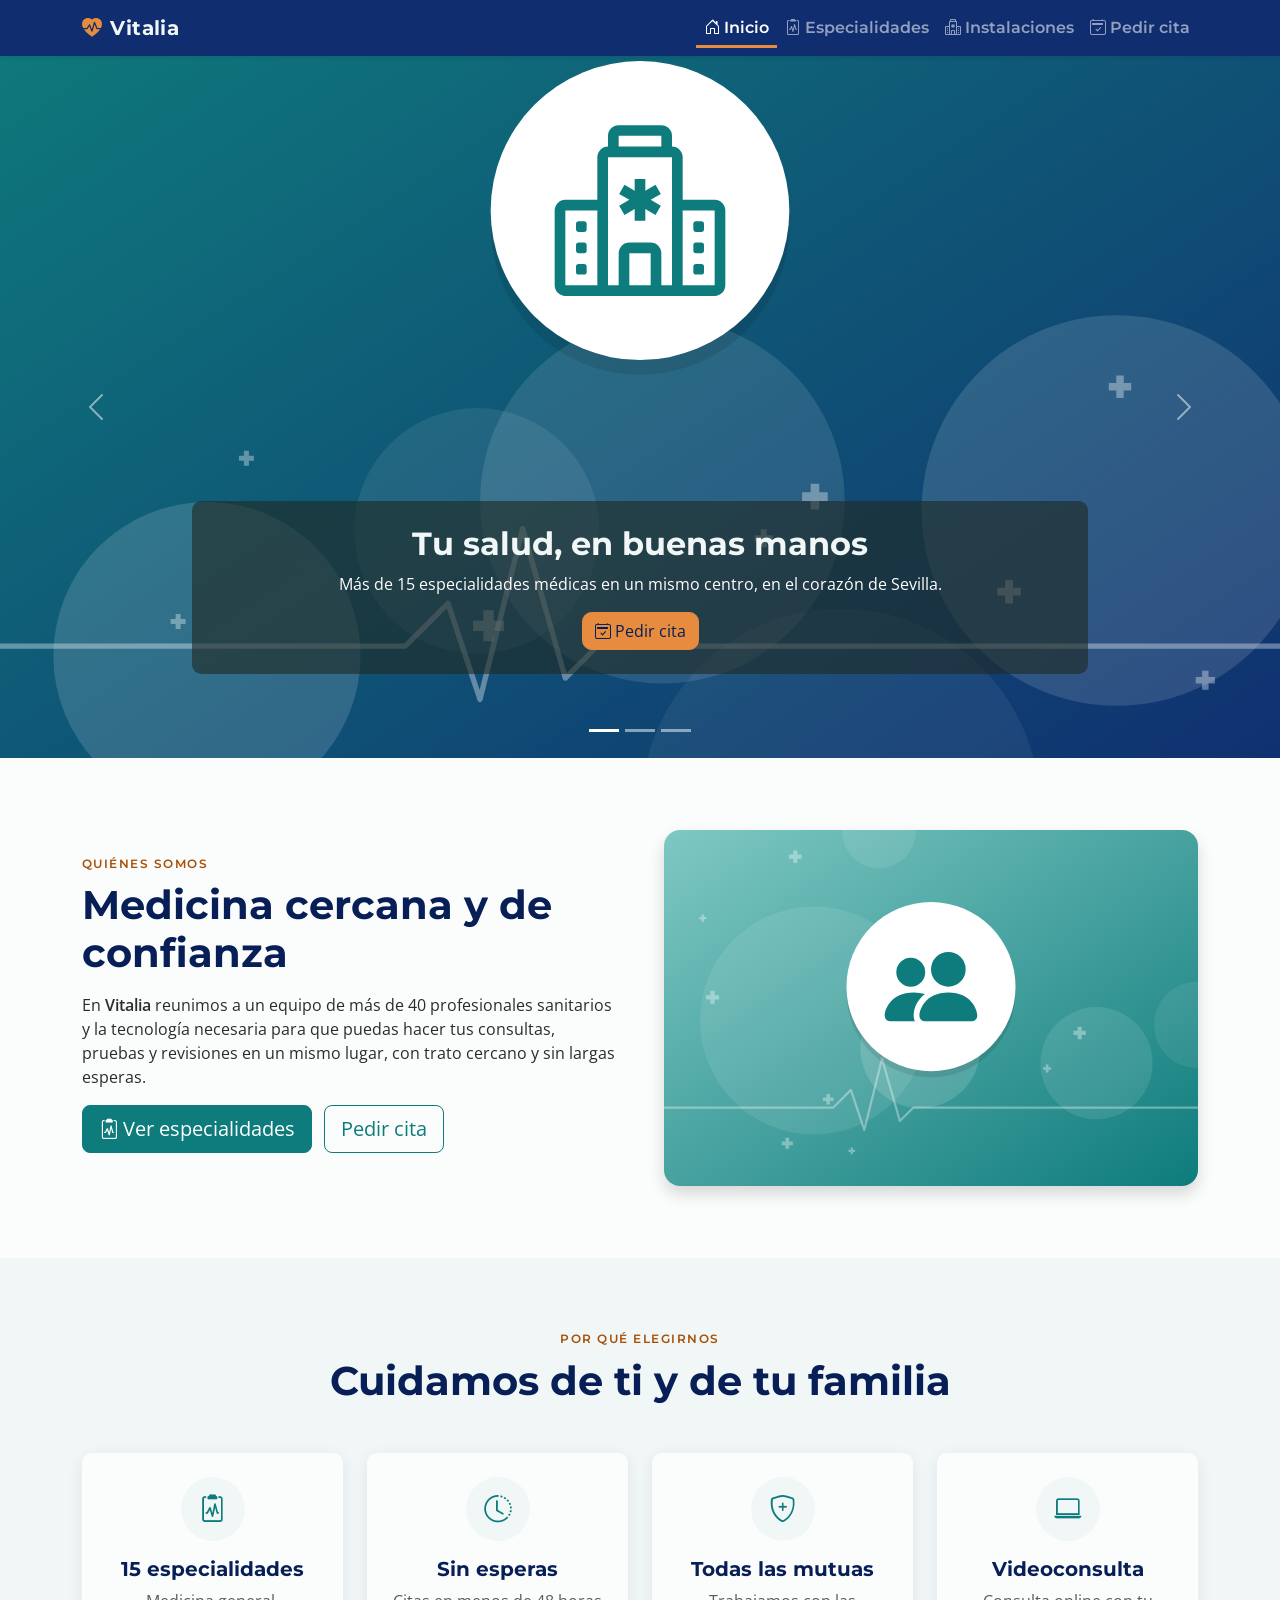
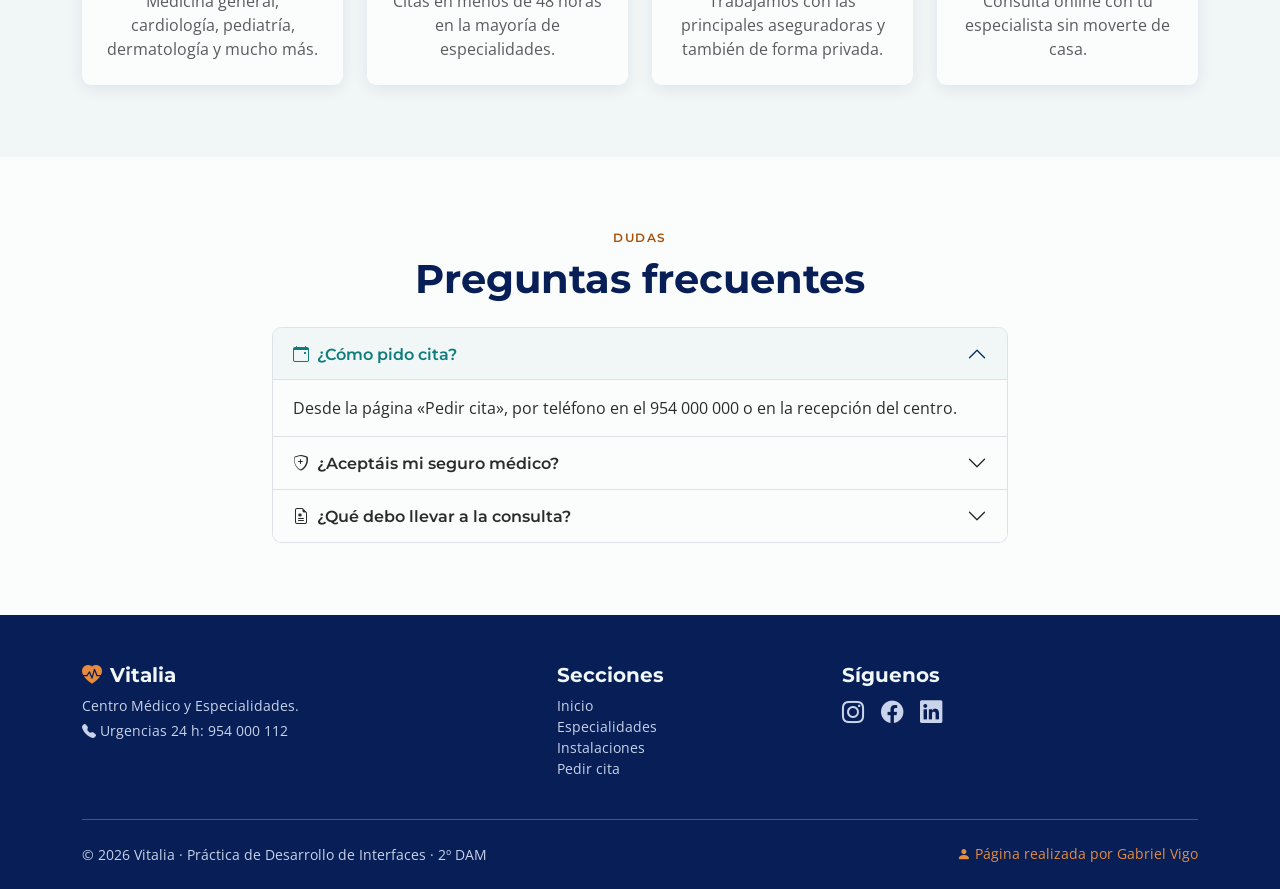
<file: index.html>
<!DOCTYPE html>
<html lang="es">
<head>
  <meta charset="UTF-8">
  <meta name="viewport" content="width=device-width, initial-scale=1">
  <meta name="description" content="Vitalia: centro médico y especialidades en Sevilla">
  <title>Inicio | Vitalia Centro Médico</title>
  <!-- 1º Bootstrap y Bootstrap Icons -->
  <link rel="stylesheet" href="vendor/bootstrap/bootstrap.min.css">
  <link rel="stylesheet" href="vendor/bootstrap-icons/bootstrap-icons.min.css">
  <!-- 2º Nuestros estilos (siempre después de Bootstrap para poder sobrescribirlo) -->
  <link rel="stylesheet" href="css/estilos.css">
</head>
<body>

  <!-- ===== BARRA DE NAVEGACIÓN (componente Navbar) ===== -->
  <nav class="navbar navbar-expand-lg navbar-dark sticky-top shadow-sm">
    <div class="container">
      <a class="navbar-brand fw-bold" href="index.html"><i class="bi bi-heart-pulse-fill me-2"></i>Vitalia</a>
      <button class="navbar-toggler" type="button" data-bs-toggle="collapse" data-bs-target="#menuPrincipal"
              aria-controls="menuPrincipal" aria-expanded="false" aria-label="Abrir menú">
        <span class="navbar-toggler-icon"></span>
      </button>
      <div class="collapse navbar-collapse" id="menuPrincipal">
        <ul class="navbar-nav ms-auto">
        <li class="nav-item"><a class="nav-link active" aria-current="page" href="index.html"><i class="bi bi-house-door me-1"></i>Inicio</a></li>
        <li class="nav-item"><a class="nav-link" href="especialidades.html"><i class="bi bi-clipboard2-pulse me-1"></i>Especialidades</a></li>
        <li class="nav-item"><a class="nav-link" href="instalaciones.html"><i class="bi bi-hospital me-1"></i>Instalaciones</a></li>
        <li class="nav-item"><a class="nav-link" href="cita.html"><i class="bi bi-calendar2-check me-1"></i>Pedir cita</a></li>
        </ul>
      </div>
    </div>
  </nav>

  <!-- ===== CARRUSEL (componente Carousel) ===== -->
  <div id="carruselInicio" class="carousel slide carousel-fade" data-bs-ride="carousel" data-bs-interval="5000">
    <div class="carousel-indicators">
      <button type="button" data-bs-target="#carruselInicio" data-bs-slide-to="0" class="active" aria-current="true" aria-label="Diapositiva 1"></button>
      <button type="button" data-bs-target="#carruselInicio" data-bs-slide-to="1" aria-label="Diapositiva 2"></button>
      <button type="button" data-bs-target="#carruselInicio" data-bs-slide-to="2" aria-label="Diapositiva 3"></button>
    </div>
    <div class="carousel-inner">
      <div class="carousel-item active">
        <img src="img/centro.svg" class="d-block w-100" alt="Tu salud, en buenas manos">
        <div class="carousel-caption">
          <h2>Tu salud, en buenas manos</h2>
          <p class="mb-3 d-none d-sm-block">Más de 15 especialidades médicas en un mismo centro, en el corazón de Sevilla.</p>  <!-- se oculta en móvil (xs) -->
          <a href="cita.html" class="btn btn-warning btn-latido"><i class="bi bi-calendar2-check me-1"></i>Pedir cita</a>
        </div>
      </div>
      <div class="carousel-item">
        <img src="img/cita-online.svg" class="d-block w-100" alt="Pide cita en un minuto">
        <div class="carousel-caption">
          <h2>Pide cita en un minuto</h2>
          <p class="mb-3 d-none d-sm-block">Elige especialidad, día y hora desde el móvil o el ordenador.</p>  <!-- se oculta en móvil (xs) -->
          <a href="cita.html" class="btn btn-warning"><i class="bi bi-calendar2-check me-1"></i>Pedir cita</a>
        </div>
      </div>
      <div class="carousel-item">
        <img src="img/urgencias.svg" class="d-block w-100" alt="Urgencias 24 horas">
        <div class="carousel-caption">
          <h2>Urgencias 24 horas</h2>
          <p class="mb-3 d-none d-sm-block">Atención inmediata los 365 días del año.</p>  <!-- se oculta en móvil (xs) -->
          <a href="cita.html" class="btn btn-warning"><i class="bi bi-calendar2-check me-1"></i>Pedir cita</a>
        </div>
      </div>
    </div>
    <button class="carousel-control-prev" type="button" data-bs-target="#carruselInicio" data-bs-slide="prev">
      <span class="carousel-control-prev-icon" aria-hidden="true"></span><span class="visually-hidden">Anterior</span>
    </button>
    <button class="carousel-control-next" type="button" data-bs-target="#carruselInicio" data-bs-slide="next">
      <span class="carousel-control-next-icon" aria-hidden="true"></span><span class="visually-hidden">Siguiente</span>
    </button>
  </div>

  <main>
    <!-- ===== PRESENTACIÓN ===== -->
    <section class="seccion">
      <div class="container">
        <div class="row align-items-center g-5">
          <div class="col-12 col-lg-6 aparecer">
            <p class="etiqueta mb-2">Quiénes somos</p>
            <h2 class="display-6 mb-3">Medicina cercana y de confianza</h2>
            <p>En <strong>Vitalia</strong> reunimos a un equipo de más de 40 profesionales sanitarios y la tecnología necesaria para que puedas hacer tus consultas, pruebas y revisiones en un mismo lugar, con trato cercano y sin largas esperas.</p>
            <a href="especialidades.html" class="btn btn-primary btn-lg me-2 mb-2"><i class="bi bi-clipboard2-pulse me-1"></i>Ver especialidades</a>
            <a href="cita.html" class="btn btn-outline-primary btn-lg mb-2">Pedir cita</a>
          </div>
          <!-- La imagen solo se ve a partir de md (tablet y escritorio) -->
          <div class="col-12 col-lg-6 aparecer d-none d-md-block">
            <img src="img/equipo.svg" class="img-fluid rounded-4 shadow" alt="Equipo médico de Vitalia">
          </div>
        </div>
      </div>
    </section>

    <!-- ===== VENTAJAS (componente Card + rejilla) ===== -->
    <section class="seccion bg-blanco">
      <div class="container">
        <div class="text-center mb-5 aparecer">
          <p class="etiqueta mb-2">Por qué elegirnos</p>
          <h2 class="display-6">Cuidamos de ti y de tu familia</h2>
        </div>
        <div class="row g-4">
        <div class="col-12 col-sm-6 col-lg-3 aparecer">
          <div class="card h-100 text-center p-4 card-elevar">
            <div><span class="icono-circulo mb-3"><i class="bi bi-clipboard2-pulse"></i></span></div>
            <h3 class="h5">15 especialidades</h3>
            <p class="mb-0 text-body-secondary">Medicina general, cardiología, pediatría, dermatología y mucho más.</p>
          </div>
        </div>
        <div class="col-12 col-sm-6 col-lg-3 aparecer">
          <div class="card h-100 text-center p-4 card-elevar">
            <div><span class="icono-circulo mb-3"><i class="bi bi-clock-history"></i></span></div>
            <h3 class="h5">Sin esperas</h3>
            <p class="mb-0 text-body-secondary">Citas en menos de 48 horas en la mayoría de especialidades.</p>
          </div>
        </div>
        <div class="col-12 col-sm-6 col-lg-3 aparecer">
          <div class="card h-100 text-center p-4 card-elevar">
            <div><span class="icono-circulo mb-3"><i class="bi bi-shield-plus"></i></span></div>
            <h3 class="h5">Todas las mutuas</h3>
            <p class="mb-0 text-body-secondary">Trabajamos con las principales aseguradoras y también de forma privada.</p>
          </div>
        </div>
        <div class="col-12 col-sm-6 col-lg-3 aparecer">
          <div class="card h-100 text-center p-4 card-elevar">
            <div><span class="icono-circulo mb-3"><i class="bi bi-laptop"></i></span></div>
            <h3 class="h5">Videoconsulta</h3>
            <p class="mb-0 text-body-secondary">Consulta online con tu especialista sin moverte de casa.</p>
          </div>
        </div>
        </div>
      </div>
    </section>

    <!-- ===== PREGUNTAS FRECUENTES (componente Accordion) ===== -->
    <section class="seccion">
      <div class="container">
        <div class="row justify-content-center">
          <div class="col-12 col-lg-8 aparecer">
            <p class="etiqueta text-center mb-2">Dudas</p>
            <h2 class="display-6 text-center mb-4">Preguntas frecuentes</h2>
            <div class="accordion" id="acordeonFAQ">
              <div class="accordion-item">
                <h3 class="accordion-header">
                  <button class="accordion-button" type="button" data-bs-toggle="collapse" data-bs-target="#faq1" aria-expanded="true" aria-controls="faq1">
                    <i class="bi bi-calendar-event me-2"></i>¿Cómo pido cita?
                  </button>
                </h3>
                <div id="faq1" class="accordion-collapse collapse show" data-bs-parent="#acordeonFAQ">
                  <div class="accordion-body">Desde la página «Pedir cita», por teléfono en el 954 000 000 o en la recepción del centro.</div>
                </div>
              </div>
              <div class="accordion-item">
                <h3 class="accordion-header">
                  <button class="accordion-button collapsed" type="button" data-bs-toggle="collapse" data-bs-target="#faq2" aria-expanded="false" aria-controls="faq2">
                    <i class="bi bi-shield-plus me-2"></i>¿Aceptáis mi seguro médico?
                  </button>
                </h3>
                <div id="faq2" class="accordion-collapse collapse" data-bs-parent="#acordeonFAQ">
                  <div class="accordion-body">Trabajamos con las principales mutuas. Si la tuya no aparece, también atendemos de forma privada.</div>
                </div>
              </div>
              <div class="accordion-item">
                <h3 class="accordion-header">
                  <button class="accordion-button collapsed" type="button" data-bs-toggle="collapse" data-bs-target="#faq3" aria-expanded="false" aria-controls="faq3">
                    <i class="bi bi-file-earmark-medical me-2"></i>¿Qué debo llevar a la consulta?
                  </button>
                </h3>
                <div id="faq3" class="accordion-collapse collapse" data-bs-parent="#acordeonFAQ">
                  <div class="accordion-body">Tu DNI, la tarjeta de tu seguro (si tienes) y los informes o pruebas anteriores relacionados.</div>
                </div>
              </div>
            </div>
          </div>
        </div>
      </div>
    </section>
  </main>

  <!-- ===== PIE DE PÁGINA ===== -->
  <footer class="pt-5 pb-4">
    <div class="container">
      <div class="row g-4">
        <div class="col-12 col-md-5">
          <h5 class="d-flex align-items-center"><i class="bi bi-heart-pulse-fill me-2 text-warning"></i>Vitalia</h5>
          <p class="small mb-1">Centro Médico y Especialidades.</p>
          <p class="small mb-0"><i class="bi bi-telephone-fill me-1"></i>Urgencias 24 h: 954 000 112</p>
        </div>
        <div class="col-6 col-md-3">
          <h5>Secciones</h5>
          <ul class="list-unstyled small">
            <li><a href="index.html">Inicio</a></li>
            <li><a href="especialidades.html">Especialidades</a></li>
            <li><a href="instalaciones.html">Instalaciones</a></li>
            <li><a href="cita.html">Pedir cita</a></li>
          </ul>
        </div>
        <div class="col-6 col-md-4">
          <h5>Síguenos</h5>
          <div class="redes">
            <a href="#" data-bs-toggle="tooltip" data-bs-title="Instagram" aria-label="Instagram"><i class="bi bi-instagram"></i></a>
            <a href="#" data-bs-toggle="tooltip" data-bs-title="Facebook" aria-label="Facebook"><i class="bi bi-facebook"></i></a>
            <a href="#" data-bs-toggle="tooltip" data-bs-title="LinkedIn" aria-label="LinkedIn"><i class="bi bi-linkedin"></i></a>
          </div>
        </div>
      </div>
      <hr class="border-light opacity-25 my-4">
      <div class="d-flex flex-column flex-sm-row justify-content-between small">
        <span>&copy; <span id="anio">2026</span> Vitalia · Práctica de Desarrollo de Interfaces · 2º DAM</span>
        <span class="autor"><i class="bi bi-person-fill me-1"></i>Página realizada por Gabriel Vigo</span>
      </div>
    </div>
  </footer>

  <!-- Bootstrap JS (incluye Popper para tooltips) y nuestro JS -->
  <script src="vendor/bootstrap/bootstrap.bundle.min.js"></script>
  <script src="js/main.js"></script>
</body>
</html>
</file>
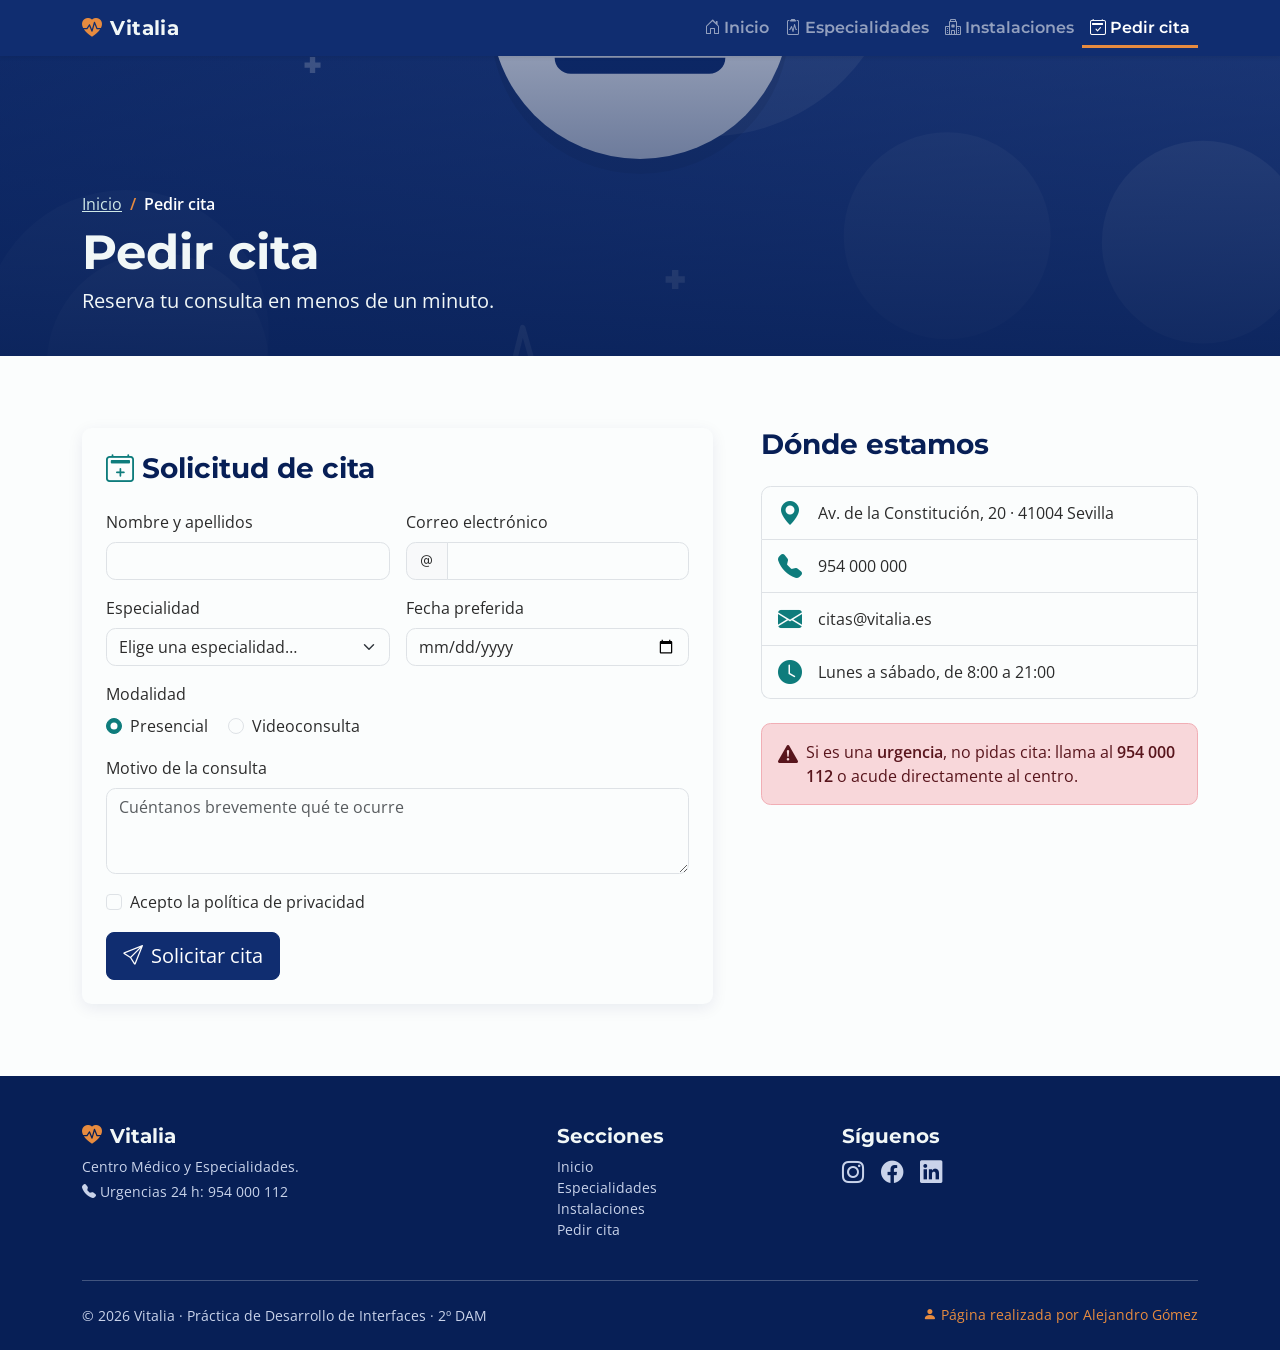
<file: cita.html>
<!DOCTYPE html>
<html lang="es">
<head>
  <meta charset="UTF-8">
  <meta name="viewport" content="width=device-width, initial-scale=1">
  <meta name="description" content="Pide cita en el centro médico Vitalia">
  <title>Pedir cita | Vitalia Centro Médico</title>
  <!-- Bootstrap Iconos -->
  <link rel="stylesheet" href="vendor/bootstrap/bootstrap.min.css">
  <link rel="stylesheet" href="vendor/bootstrap-icons/bootstrap-icons.min.css">
  <!-- estilos  -->
  <link rel="stylesheet" href="css/estilos.css">
</head>
<body>

  <!-- ===== BARRA NAVEGACION  ===== -->
  <nav class="navbar navbar-expand-lg navbar-dark sticky-top shadow-sm">
    <div class="container">
      <a class="navbar-brand fw-bold" href="index.html"><i class="bi bi-heart-pulse-fill me-2"></i>Vitalia</a>
      <button class="navbar-toggler" type="button" data-bs-toggle="collapse" data-bs-target="#menuPrincipal"
              aria-controls="menuPrincipal" aria-expanded="false" aria-label="Abrir menú">
        <span class="navbar-toggler-icon"></span>
      </button>
      <div class="collapse navbar-collapse" id="menuPrincipal">
        <ul class="navbar-nav ms-auto">
        <li class="nav-item"><a class="nav-link" href="index.html"><i class="bi bi-house-door me-1"></i>Inicio</a></li>
        <li class="nav-item"><a class="nav-link" href="especialidades.html"><i class="bi bi-clipboard2-pulse me-1"></i>Especialidades</a></li>
        <li class="nav-item"><a class="nav-link" href="instalaciones.html"><i class="bi bi-hospital me-1"></i>Instalaciones</a></li>
        <li class="nav-item"><a class="nav-link active" aria-current="page" href="cita.html"><i class="bi bi-calendar2-check me-1"></i>Pedir cita</a></li>
        </ul>
      </div>
    </div>
  </nav>

  <!-- ===== CABECERA MIGA DE PAN  ===== -->
  <header class="cabecera" style="background-image: url('img/cita-online.svg');">
    <div class="container">
      <nav aria-label="breadcrumb">
        <ol class="breadcrumb mb-2">
          <li class="breadcrumb-item"><a href="index.html">Inicio</a></li>
          <li class="breadcrumb-item active" aria-current="page">Pedir cita</li>
        </ol>
      </nav>
      <h1 class="display-5 mb-1">Pedir cita</h1>
      <p class="lead mb-0">Reserva tu consulta en menos de un minuto.</p>
    </div>
  </header>

  <main class="seccion">
    <div class="container">
      <div class="row g-5">
        <!-- Formulario  -->
        <div class="col-12 col-lg-7 aparecer">
          <div class="card p-4">
            <h2 class="h3 mb-4"><i class="bi bi-calendar2-plus me-2 text-primary"></i>Solicitud de cita</h2>
            <form id="formContacto" class="row g-3" novalidate>
              <div class="col-12 col-md-6">
                <label for="nombre" class="form-label">Nombre y apellidos</label>
                <input type="text" class="form-control" id="nombre" required minlength="2">
                <div class="invalid-feedback">Escribe tu nombre.</div>
              </div>
              <div class="col-12 col-md-6">
                <label for="email" class="form-label">Correo electrónico</label>
                <div class="input-group has-validation">
                  <span class="input-group-text"><i class="bi bi-at"></i></span>
                  <input type="email" class="form-control" id="email" required>
                  <div class="invalid-feedback">Introduce un correo válido.</div>
                </div>
              </div>
              <div class="col-12 col-md-6">
                <label for="especialidad" class="form-label">Especialidad</label>
                <select class="form-select" id="especialidad" required>
                  <option value="" selected disabled>Elige una especialidad…</option>
                    <option>Medicina general</option>
                    <option>Cardiología</option>
                    <option>Pediatría</option>
                    <option>Dermatología</option>
                    <option>Oftalmología</option>
                    <option>Traumatología</option>
                </select>
                <div class="invalid-feedback">Selecciona una especialidad.</div>
              </div>
              <div class="col-12 col-md-6">
                <label for="fecha" class="form-label">Fecha preferida</label>
                <input type="date" class="form-control" id="fecha" required>
                <div class="invalid-feedback">Indica una fecha.</div>
              </div>
              <div class="col-12">
                <span class="form-label d-block">Modalidad</span>
                <div class="form-check form-check-inline">
                  <input class="form-check-input" type="radio" name="modalidad" id="presencial" checked>
                  <label class="form-check-label" for="presencial">Presencial</label>
                </div>
                <div class="form-check form-check-inline">
                  <input class="form-check-input" type="radio" name="modalidad" id="online">
                  <label class="form-check-label" for="online">Videoconsulta</label>
                </div>
              </div>
              <div class="col-12">
                <label for="motivo" class="form-label">Motivo de la consulta</label>
                <textarea class="form-control" id="motivo" rows="3" placeholder="Cuéntanos brevemente qué te ocurre"></textarea>
              </div>
              <div class="col-12">
                <div class="form-check">
                  <input class="form-check-input" type="checkbox" id="privacidad" required>
                  <label class="form-check-label" for="privacidad">Acepto la política de privacidad</label>
                  <div class="invalid-feedback">Debes aceptarla para continuar.</div>
                </div>
              </div>
              <div class="col-12">
                <button type="submit" class="btn btn-secondary btn-lg"><i class="bi bi-send me-2"></i>Solicitar cita</button>
              </div>
            </form>
          </div>
        </div>

        <!-- Datos  contacto -->
        <div class="col-12 col-lg-5 aparecer">
          <h2 class="h3 mb-4">Dónde estamos</h2>
          <ul class="list-group mb-4">
            <li class="list-group-item d-flex align-items-center"><i class="bi bi-geo-alt-fill text-primary fs-4 me-3"></i>Av. de la Constitución, 20 · 41004 Sevilla</li>
            <li class="list-group-item d-flex align-items-center"><i class="bi bi-telephone-fill text-primary fs-4 me-3"></i>954 000 000</li>
            <li class="list-group-item d-flex align-items-center"><i class="bi bi-envelope-fill text-primary fs-4 me-3"></i>citas@vitalia.es</li>
            <li class="list-group-item d-flex align-items-center"><i class="bi bi-clock-fill text-primary fs-4 me-3"></i>Lunes a sábado, de 8:00 a 21:00</li>
          </ul>
          <!-- En móvil: botón para llamar  -->
          <a href="tel:954000112" class="btn btn-danger btn-lg w-100 d-md-none mb-3"><i class="bi bi-telephone-fill me-2"></i>Urgencias: 954 000 112</a>
          <!-- En tablet y escritorio: aviso completo -->
          <div class="alert alert-danger d-none d-md-flex" role="alert">
            <i class="bi bi-exclamation-triangle-fill me-2 fs-5"></i>
            <div>Si es una <strong>urgencia</strong>, no pidas cita: llama al <strong>954 000 112</strong> o acude directamente al centro.</div>
          </div>
        </div>
      </div>
    </div>
  </main>

  <!-- Aviso de envío correcto (componente Toast) -->
  <div class="toast-container position-fixed bottom-0 end-0 p-3">
    <div id="toastEnviado" class="toast" role="status" aria-live="polite" aria-atomic="true">
      <div class="toast-header bg-primary text-white">
        <i class="bi bi-check-circle-fill me-2"></i>
        <strong class="me-auto">Vitalia</strong>
        <button type="button" class="btn-close btn-close-white" data-bs-dismiss="toast" aria-label="Cerrar"></button>
      </div>
      <div class="toast-body">¡Solicitud enviada! Te confirmaremos la cita por correo en menos de 24 horas.</div>
    </div>
  </div>

  <!-- ===== PIE  PAGINA ===== -->
  <footer class="pt-5 pb-4">
    <div class="container">
      <div class="row g-4">
        <div class="col-12 col-md-5">
          <h5 class="d-flex align-items-center"><i class="bi bi-heart-pulse-fill me-2 text-warning"></i>Vitalia</h5>
          <p class="small mb-1">Centro Médico y Especialidades.</p>
          <p class="small mb-0"><i class="bi bi-telephone-fill me-1"></i>Urgencias 24 h: 954 000 112</p>
        </div>
        <div class="col-6 col-md-3">
          <h5>Secciones</h5>
          <ul class="list-unstyled small">
            <li><a href="index.html">Inicio</a></li>
            <li><a href="especialidades.html">Especialidades</a></li>
            <li><a href="instalaciones.html">Instalaciones</a></li>
            <li><a href="cita.html">Pedir cita</a></li>
          </ul>
        </div>
        <div class="col-6 col-md-4">
          <h5>Síguenos</h5>
          <div class="redes">
            <a href="#" data-bs-toggle="tooltip" data-bs-title="Instagram" aria-label="Instagram"><i class="bi bi-instagram"></i></a>
            <a href="#" data-bs-toggle="tooltip" data-bs-title="Facebook" aria-label="Facebook"><i class="bi bi-facebook"></i></a>
            <a href="#" data-bs-toggle="tooltip" data-bs-title="LinkedIn" aria-label="LinkedIn"><i class="bi bi-linkedin"></i></a>
          </div>
        </div>
      </div>
      <hr class="border-light opacity-25 my-4">
      <div class="d-flex flex-column flex-sm-row justify-content-between small">
        <span>&copy; <span id="anio">2026</span> Vitalia · Práctica de Desarrollo de Interfaces · 2º DAM</span>
        <span class="autor"><i class="bi bi-person-fill me-1"></i>Página realizada por Alejandro Gómez</span>
      </div>
    </div>
  </footer>

  <!-- Bootstrap JS y nuestro JS -->
  <script src="vendor/bootstrap/bootstrap.bundle.min.js"></script>
  <script src="js/main.js"></script>
</body>
</html>
</file>
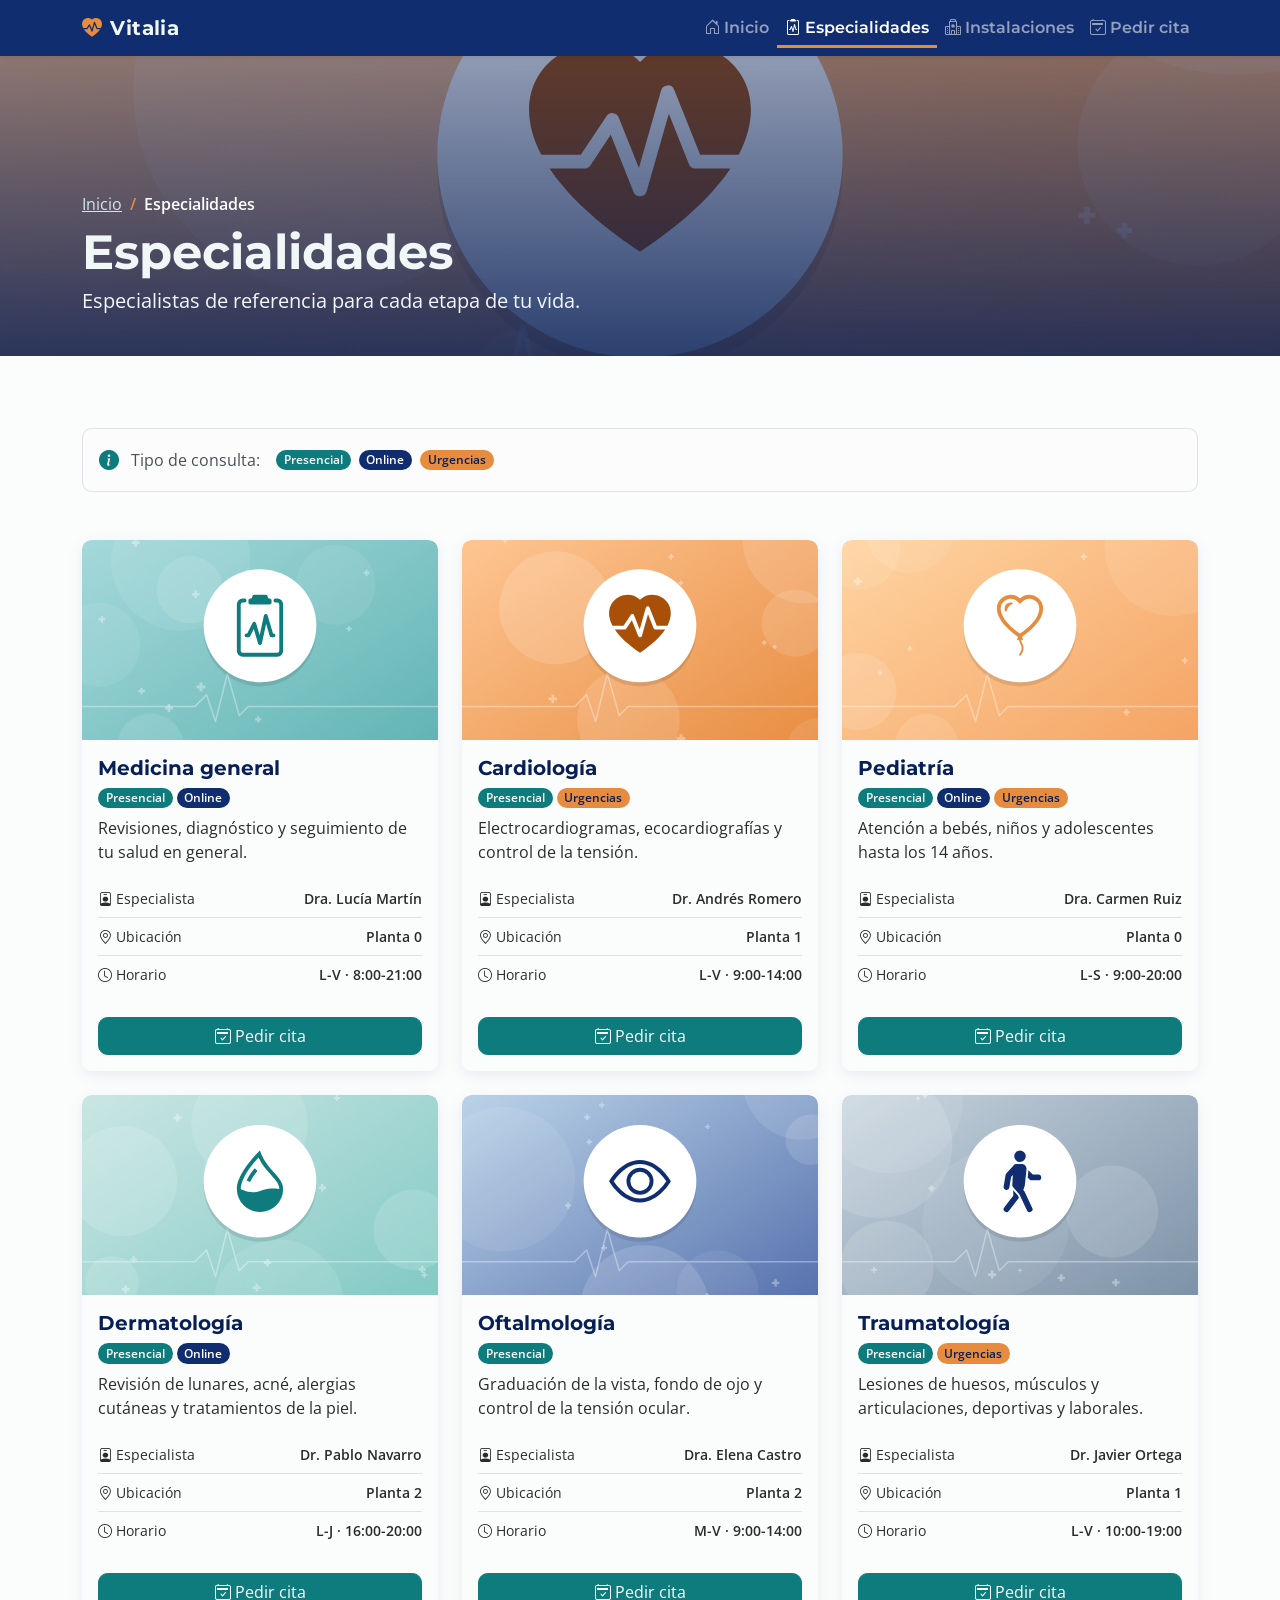
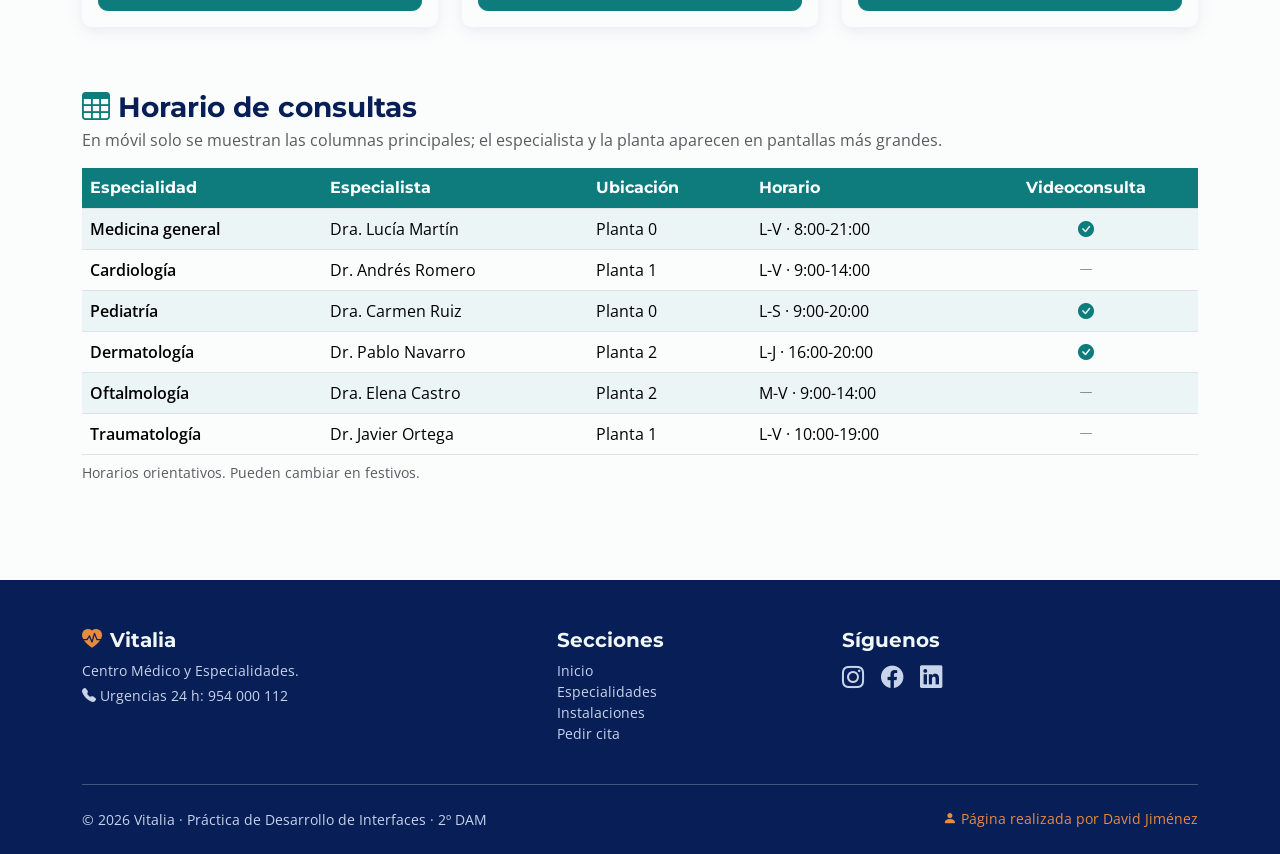
<file: especialidades.html>
<!DOCTYPE html>
<html lang="es">
<head>
  <meta charset="UTF-8">
  <meta name="viewport" content="width=device-width, initial-scale=1">
  <meta name="description" content="Especialidades médicas de Vitalia: especialistas, horarios y modalidad de consulta">
  <title>Especialidades | Vitalia Centro Médico</title>
  <!-- 1º Bootstrap y Bootstrap Icons -->
  <link rel="stylesheet" href="vendor/bootstrap/bootstrap.min.css">
  <link rel="stylesheet" href="vendor/bootstrap-icons/bootstrap-icons.min.css">
  <!-- 2º Nuestros estilos (siempre después de Bootstrap para poder sobrescribirlo) -->
  <link rel="stylesheet" href="css/estilos.css">
</head>
<body>

  <!-- ===== BARRA DE NAVEGACIÓN (componente Navbar) ===== -->
  <nav class="navbar navbar-expand-lg navbar-dark sticky-top shadow-sm">
    <div class="container">
      <a class="navbar-brand fw-bold" href="index.html"><i class="bi bi-heart-pulse-fill me-2"></i>Vitalia</a>
      <button class="navbar-toggler" type="button" data-bs-toggle="collapse" data-bs-target="#menuPrincipal"
              aria-controls="menuPrincipal" aria-expanded="false" aria-label="Abrir menú">
        <span class="navbar-toggler-icon"></span>
      </button>
      <div class="collapse navbar-collapse" id="menuPrincipal">
        <ul class="navbar-nav ms-auto">
        <li class="nav-item"><a class="nav-link" href="index.html"><i class="bi bi-house-door me-1"></i>Inicio</a></li>
        <li class="nav-item"><a class="nav-link active" aria-current="page" href="especialidades.html"><i class="bi bi-clipboard2-pulse me-1"></i>Especialidades</a></li>
        <li class="nav-item"><a class="nav-link" href="instalaciones.html"><i class="bi bi-hospital me-1"></i>Instalaciones</a></li>
        <li class="nav-item"><a class="nav-link" href="cita.html"><i class="bi bi-calendar2-check me-1"></i>Pedir cita</a></li>
        </ul>
      </div>
    </div>
  </nav>

  <!-- ===== CABECERA CON MIGA DE PAN (componente Breadcrumb) ===== -->
  <header class="cabecera" style="background-image: url('img/cardiologia.svg');">
    <div class="container">
      <nav aria-label="breadcrumb">
        <ol class="breadcrumb mb-2">
          <li class="breadcrumb-item"><a href="index.html">Inicio</a></li>
          <li class="breadcrumb-item active" aria-current="page">Especialidades</li>
        </ol>
      </nav>
      <h1 class="display-5 mb-1">Especialidades</h1>
      <p class="lead mb-0">Especialistas de referencia para cada etapa de tu vida.</p>
    </div>
  </header>

  <main class="seccion">
    <div class="container">
      <!-- Leyenda de modalidad (componente Alert + Badge) -->
      <div class="alert alert-light border d-flex flex-wrap align-items-center gap-2 mb-5 aparecer" role="alert">
        <i class="bi bi-info-circle-fill text-primary fs-5 me-1"></i>
        <span class="me-2">Tipo de consulta:</span>
        <span class="badge rounded-pill modalidad-presencial">Presencial</span>
        <span class="badge rounded-pill modalidad-online">Online</span>
        <span class="badge rounded-pill modalidad-urgencias">Urgencias</span>
      </div>

      <!-- Rejilla de tarjetas (componente Card) -->
      <div class="row g-4">
        <div class="col-12 col-md-6 col-lg-4 aparecer">
          <div class="card h-100 card-elevar">
            <img src="img/medicina-general.svg" class="card-img-top" alt="Medicina general">
            <div class="card-body d-flex flex-column">
              <h3 class="card-title h5 mb-2">Medicina general</h3>
              <div class="d-flex flex-wrap gap-1 mb-2">
                <span class="badge rounded-pill modalidad-presencial">Presencial</span> <span class="badge rounded-pill modalidad-online">Online</span>
              </div>
              <p class="card-text">Revisiones, diagnóstico y seguimiento de tu salud en general.</p>
              <ul class="list-group list-group-flush small mt-auto">
                <li class="list-group-item px-0 d-flex justify-content-between"><span><i class="bi bi-person-badge me-1"></i>Especialista</span><strong>Dra. Lucía Martín</strong></li>
                <li class="list-group-item px-0 d-flex justify-content-between"><span><i class="bi bi-geo-alt me-1"></i>Ubicación</span><strong>Planta 0</strong></li>
                <li class="list-group-item px-0 d-flex justify-content-between"><span><i class="bi bi-clock me-1"></i>Horario</span><strong>L-V · 8:00-21:00</strong></li>
              </ul>
            </div>
            <div class="card-footer bg-transparent border-0 pb-3">
              <a href="cita.html" class="btn btn-primary w-100"><i class="bi bi-calendar2-check me-1"></i>Pedir cita</a>
            </div>
          </div>
        </div>
        <div class="col-12 col-md-6 col-lg-4 aparecer">
          <div class="card h-100 card-elevar">
            <img src="img/cardiologia.svg" class="card-img-top" alt="Cardiología">
            <div class="card-body d-flex flex-column">
              <h3 class="card-title h5 mb-2">Cardiología</h3>
              <div class="d-flex flex-wrap gap-1 mb-2">
                <span class="badge rounded-pill modalidad-presencial">Presencial</span> <span class="badge rounded-pill modalidad-urgencias">Urgencias</span>
              </div>
              <p class="card-text">Electrocardiogramas, ecocardiografías y control de la tensión.</p>
              <ul class="list-group list-group-flush small mt-auto">
                <li class="list-group-item px-0 d-flex justify-content-between"><span><i class="bi bi-person-badge me-1"></i>Especialista</span><strong>Dr. Andrés Romero</strong></li>
                <li class="list-group-item px-0 d-flex justify-content-between"><span><i class="bi bi-geo-alt me-1"></i>Ubicación</span><strong>Planta 1</strong></li>
                <li class="list-group-item px-0 d-flex justify-content-between"><span><i class="bi bi-clock me-1"></i>Horario</span><strong>L-V · 9:00-14:00</strong></li>
              </ul>
            </div>
            <div class="card-footer bg-transparent border-0 pb-3">
              <a href="cita.html" class="btn btn-primary w-100"><i class="bi bi-calendar2-check me-1"></i>Pedir cita</a>
            </div>
          </div>
        </div>
        <div class="col-12 col-md-6 col-lg-4 aparecer">
          <div class="card h-100 card-elevar">
            <img src="img/pediatria.svg" class="card-img-top" alt="Pediatría">
            <div class="card-body d-flex flex-column">
              <h3 class="card-title h5 mb-2">Pediatría</h3>
              <div class="d-flex flex-wrap gap-1 mb-2">
                <span class="badge rounded-pill modalidad-presencial">Presencial</span> <span class="badge rounded-pill modalidad-online">Online</span> <span class="badge rounded-pill modalidad-urgencias">Urgencias</span>
              </div>
              <p class="card-text">Atención a bebés, niños y adolescentes hasta los 14 años.</p>
              <ul class="list-group list-group-flush small mt-auto">
                <li class="list-group-item px-0 d-flex justify-content-between"><span><i class="bi bi-person-badge me-1"></i>Especialista</span><strong>Dra. Carmen Ruiz</strong></li>
                <li class="list-group-item px-0 d-flex justify-content-between"><span><i class="bi bi-geo-alt me-1"></i>Ubicación</span><strong>Planta 0</strong></li>
                <li class="list-group-item px-0 d-flex justify-content-between"><span><i class="bi bi-clock me-1"></i>Horario</span><strong>L-S · 9:00-20:00</strong></li>
              </ul>
            </div>
            <div class="card-footer bg-transparent border-0 pb-3">
              <a href="cita.html" class="btn btn-primary w-100"><i class="bi bi-calendar2-check me-1"></i>Pedir cita</a>
            </div>
          </div>
        </div>
        <div class="col-12 col-md-6 col-lg-4 aparecer">
          <div class="card h-100 card-elevar">
            <img src="img/dermatologia.svg" class="card-img-top" alt="Dermatología">
            <div class="card-body d-flex flex-column">
              <h3 class="card-title h5 mb-2">Dermatología</h3>
              <div class="d-flex flex-wrap gap-1 mb-2">
                <span class="badge rounded-pill modalidad-presencial">Presencial</span> <span class="badge rounded-pill modalidad-online">Online</span>
              </div>
              <p class="card-text">Revisión de lunares, acné, alergias cutáneas y tratamientos de la piel.</p>
              <ul class="list-group list-group-flush small mt-auto">
                <li class="list-group-item px-0 d-flex justify-content-between"><span><i class="bi bi-person-badge me-1"></i>Especialista</span><strong>Dr. Pablo Navarro</strong></li>
                <li class="list-group-item px-0 d-flex justify-content-between"><span><i class="bi bi-geo-alt me-1"></i>Ubicación</span><strong>Planta 2</strong></li>
                <li class="list-group-item px-0 d-flex justify-content-between"><span><i class="bi bi-clock me-1"></i>Horario</span><strong>L-J · 16:00-20:00</strong></li>
              </ul>
            </div>
            <div class="card-footer bg-transparent border-0 pb-3">
              <a href="cita.html" class="btn btn-primary w-100"><i class="bi bi-calendar2-check me-1"></i>Pedir cita</a>
            </div>
          </div>
        </div>
        <div class="col-12 col-md-6 col-lg-4 aparecer">
          <div class="card h-100 card-elevar">
            <img src="img/oftalmologia.svg" class="card-img-top" alt="Oftalmología">
            <div class="card-body d-flex flex-column">
              <h3 class="card-title h5 mb-2">Oftalmología</h3>
              <div class="d-flex flex-wrap gap-1 mb-2">
                <span class="badge rounded-pill modalidad-presencial">Presencial</span>
              </div>
              <p class="card-text">Graduación de la vista, fondo de ojo y control de la tensión ocular.</p>
              <ul class="list-group list-group-flush small mt-auto">
                <li class="list-group-item px-0 d-flex justify-content-between"><span><i class="bi bi-person-badge me-1"></i>Especialista</span><strong>Dra. Elena Castro</strong></li>
                <li class="list-group-item px-0 d-flex justify-content-between"><span><i class="bi bi-geo-alt me-1"></i>Ubicación</span><strong>Planta 2</strong></li>
                <li class="list-group-item px-0 d-flex justify-content-between"><span><i class="bi bi-clock me-1"></i>Horario</span><strong>M-V · 9:00-14:00</strong></li>
              </ul>
            </div>
            <div class="card-footer bg-transparent border-0 pb-3">
              <a href="cita.html" class="btn btn-primary w-100"><i class="bi bi-calendar2-check me-1"></i>Pedir cita</a>
            </div>
          </div>
        </div>
        <div class="col-12 col-md-6 col-lg-4 aparecer">
          <div class="card h-100 card-elevar">
            <img src="img/traumatologia.svg" class="card-img-top" alt="Traumatología">
            <div class="card-body d-flex flex-column">
              <h3 class="card-title h5 mb-2">Traumatología</h3>
              <div class="d-flex flex-wrap gap-1 mb-2">
                <span class="badge rounded-pill modalidad-presencial">Presencial</span> <span class="badge rounded-pill modalidad-urgencias">Urgencias</span>
              </div>
              <p class="card-text">Lesiones de huesos, músculos y articulaciones, deportivas y laborales.</p>
              <ul class="list-group list-group-flush small mt-auto">
                <li class="list-group-item px-0 d-flex justify-content-between"><span><i class="bi bi-person-badge me-1"></i>Especialista</span><strong>Dr. Javier Ortega</strong></li>
                <li class="list-group-item px-0 d-flex justify-content-between"><span><i class="bi bi-geo-alt me-1"></i>Ubicación</span><strong>Planta 1</strong></li>
                <li class="list-group-item px-0 d-flex justify-content-between"><span><i class="bi bi-clock me-1"></i>Horario</span><strong>L-V · 10:00-19:00</strong></li>
              </ul>
            </div>
            <div class="card-footer bg-transparent border-0 pb-3">
              <a href="cita.html" class="btn btn-primary w-100"><i class="bi bi-calendar2-check me-1"></i>Pedir cita</a>
            </div>
          </div>
        </div>
      </div>

      <!-- Tabla de horarios (componente Table) -->
      <section class="mt-5 pt-3 aparecer" id="horarios">
        <h2 class="h3 mb-1"><i class="bi bi-table me-2 text-primary"></i>Horario de consultas</h2>
        <p class="text-body-secondary mb-3">En móvil solo se muestran las columnas principales; el especialista y la planta aparecen en pantallas más grandes.</p>
        <div class="table-responsive">
          <table class="table table-striped table-hover align-middle tabla-horarios">
            <caption>Horarios orientativos. Pueden cambiar en festivos.</caption>
            <thead>
              <tr>
                <th scope="col">Especialidad</th>
                <th scope="col" class="d-none d-md-table-cell">Especialista</th>
                <th scope="col" class="d-none d-lg-table-cell">Ubicación</th>
                <th scope="col">Horario</th>
                <th scope="col" class="text-center">Videoconsulta</th>
              </tr>
            </thead>
            <tbody>
              <tr>
                <th scope="row">Medicina general</th>
                <td class="d-none d-md-table-cell">Dra. Lucía Martín</td>
                <td class="d-none d-lg-table-cell">Planta 0</td>
                <td>L-V · 8:00-21:00</td>
                <td class="text-center"><i class="bi bi-check-circle-fill text-primary" aria-label="Sí"></i></td>
              </tr>
              <tr>
                <th scope="row">Cardiología</th>
                <td class="d-none d-md-table-cell">Dr. Andrés Romero</td>
                <td class="d-none d-lg-table-cell">Planta 1</td>
                <td>L-V · 9:00-14:00</td>
                <td class="text-center"><i class="bi bi-dash-lg text-body-tertiary" aria-label="No"></i></td>
              </tr>
              <tr>
                <th scope="row">Pediatría</th>
                <td class="d-none d-md-table-cell">Dra. Carmen Ruiz</td>
                <td class="d-none d-lg-table-cell">Planta 0</td>
                <td>L-S · 9:00-20:00</td>
                <td class="text-center"><i class="bi bi-check-circle-fill text-primary" aria-label="Sí"></i></td>
              </tr>
              <tr>
                <th scope="row">Dermatología</th>
                <td class="d-none d-md-table-cell">Dr. Pablo Navarro</td>
                <td class="d-none d-lg-table-cell">Planta 2</td>
                <td>L-J · 16:00-20:00</td>
                <td class="text-center"><i class="bi bi-check-circle-fill text-primary" aria-label="Sí"></i></td>
              </tr>
              <tr>
                <th scope="row">Oftalmología</th>
                <td class="d-none d-md-table-cell">Dra. Elena Castro</td>
                <td class="d-none d-lg-table-cell">Planta 2</td>
                <td>M-V · 9:00-14:00</td>
                <td class="text-center"><i class="bi bi-dash-lg text-body-tertiary" aria-label="No"></i></td>
              </tr>
              <tr>
                <th scope="row">Traumatología</th>
                <td class="d-none d-md-table-cell">Dr. Javier Ortega</td>
                <td class="d-none d-lg-table-cell">Planta 1</td>
                <td>L-V · 10:00-19:00</td>
                <td class="text-center"><i class="bi bi-dash-lg text-body-tertiary" aria-label="No"></i></td>
              </tr>
            </tbody>
          </table>
        </div>
      </section>
    </div>
  </main>

  <!-- ===== PIE DE PÁGINA ===== -->
  <footer class="pt-5 pb-4">
    <div class="container">
      <div class="row g-4">
        <div class="col-12 col-md-5">
          <h5 class="d-flex align-items-center"><i class="bi bi-heart-pulse-fill me-2 text-warning"></i>Vitalia</h5>
          <p class="small mb-1">Centro Médico y Especialidades.</p>
          <p class="small mb-0"><i class="bi bi-telephone-fill me-1"></i>Urgencias 24 h: 954 000 112</p>
        </div>
        <div class="col-6 col-md-3">
          <h5>Secciones</h5>
          <ul class="list-unstyled small">
            <li><a href="index.html">Inicio</a></li>
            <li><a href="especialidades.html">Especialidades</a></li>
            <li><a href="instalaciones.html">Instalaciones</a></li>
            <li><a href="cita.html">Pedir cita</a></li>
          </ul>
        </div>
        <div class="col-6 col-md-4">
          <h5>Síguenos</h5>
          <div class="redes">
            <a href="#" data-bs-toggle="tooltip" data-bs-title="Instagram" aria-label="Instagram"><i class="bi bi-instagram"></i></a>
            <a href="#" data-bs-toggle="tooltip" data-bs-title="Facebook" aria-label="Facebook"><i class="bi bi-facebook"></i></a>
            <a href="#" data-bs-toggle="tooltip" data-bs-title="LinkedIn" aria-label="LinkedIn"><i class="bi bi-linkedin"></i></a>
          </div>
        </div>
      </div>
      <hr class="border-light opacity-25 my-4">
      <div class="d-flex flex-column flex-sm-row justify-content-between small">
        <span>&copy; <span id="anio">2026</span> Vitalia · Práctica de Desarrollo de Interfaces · 2º DAM</span>
        <span class="autor"><i class="bi bi-person-fill me-1"></i>Página realizada por David Jiménez</span>
      </div>
    </div>
  </footer>

  <!-- Bootstrap JS (incluye Popper para tooltips) y nuestro JS -->
  <script src="vendor/bootstrap/bootstrap.bundle.min.js"></script>
  <script src="js/main.js"></script>
</body>
</html>
</file>
<file: css/estilos.css>
/* =========================================================
   VITALIA - Centro Médico y Especialidades - Hoja de estilos
   Se carga DESPUÉS de bootstrap.min.css para sobrescribir
   sus valores por defecto (ver Anexo I de la práctica).
   ========================================================= */

/* ---------- 1. Tipografías (ficheros locales) ---------- */
@font-face { font-family: "Montserrat"; font-weight: 400; font-display: swap; src: url("../vendor/fonts/montserrat-latin-400-normal.woff2") format("woff2"); }
@font-face { font-family: "Montserrat"; font-weight: 600; font-display: swap; src: url("../vendor/fonts/montserrat-latin-600-normal.woff2") format("woff2"); }
@font-face { font-family: "Montserrat"; font-weight: 700; font-display: swap; src: url("../vendor/fonts/montserrat-latin-700-normal.woff2") format("woff2"); }
@font-face { font-family: "Montserrat"; font-weight: 800; font-display: swap; src: url("../vendor/fonts/montserrat-latin-800-normal.woff2") format("woff2"); }
@font-face { font-family: "Open Sans";  font-weight: 400; font-display: swap; src: url("../vendor/fonts/open-sans-latin-400-normal.woff2") format("woff2"); }
@font-face { font-family: "Open Sans";  font-weight: 600; font-display: swap; src: url("../vendor/fonts/open-sans-latin-600-normal.woff2") format("woff2"); }

/* ---------- 2. Paleta de colores ---------- */
:root {
  /* Colores propios del proyecto */
  /* Paleta generada con Paletton: esquema "Adjacent colors" + complementario,
     color base #0E7C7C  (https://paletton.com/#uid=63i0u0ksopWirwvnit0uBl5BIg4) */
  --cm-turquesa:     #0E7C7C;  /* primario (pri-0): turquesa clínico */
  --cm-turquesa-osc: #046565;  /* primario más oscuro (pri-3) */
  --cm-marino:       #102D70;  /* secundario 1 (sec1-3): azul marino */
  --cm-marino-osc:   #071F56;  /* secundario 1 más oscuro (sec1-4) */
  --cm-verde:        #068606;  /* secundario 2 (sec2-3): verde, para estados de éxito */
  --cm-naranja:      #E78B3F;  /* complementario (compl-2): acento cálido */
  --cm-naranja-osc:  #A85007;  /* complementario oscuro (compl-3): textos de acento */
  --cm-blanco:       #F1F7F7;  /* fondo claro: blanco clínico (tinte muy claro del primario) */
  --cm-noche:        #071F56;  /* textos y fondos oscuros (sec1-4) */

  /* Sobrescribimos las variables de Bootstrap 5.3 */
  --bs-primary: var(--cm-turquesa);
  --bs-primary-rgb: 14, 124, 124;
  --bs-secondary: var(--cm-marino);
  --bs-secondary-rgb: 16, 45, 112;
  --bs-warning: var(--cm-naranja);
  --bs-warning-rgb: 231, 139, 63;
  --bs-success: var(--cm-verde);
  --bs-success-rgb: 6, 134, 6;
  --bs-form-valid-color: var(--cm-verde);
  --bs-form-valid-border-color: var(--cm-verde);
  --bs-light: var(--cm-blanco);
  --bs-light-rgb: 241, 247, 247;
  --bs-dark: var(--cm-noche);
  --bs-dark-rgb: 7, 31, 86;

  --bs-body-bg: #FBFDFD;
  --bs-body-color: #2B2B2B;
  --bs-body-font-family: "Open Sans", system-ui, sans-serif;
  --bs-link-color: var(--cm-turquesa-osc);
  --bs-link-color-rgb: 4, 101, 101;
  --bs-link-hover-color: var(--cm-marino);
  --bs-link-hover-color-rgb: 16, 45, 112;
  --bs-border-radius: .6rem;
  --bs-focus-ring-color: rgba(231, 139, 63, .40);
}

/* Los botones de Bootstrap tienen sus propias variables: hay que cambiarlas también */
.btn-primary {
  --bs-btn-bg: var(--cm-turquesa);
  --bs-btn-border-color: var(--cm-turquesa);
  --bs-btn-hover-bg: var(--cm-turquesa-osc);
  --bs-btn-hover-border-color: var(--cm-turquesa-osc);
  --bs-btn-active-bg: var(--cm-turquesa-osc);
  --bs-btn-active-border-color: var(--cm-turquesa-osc);
  --bs-btn-disabled-bg: var(--cm-turquesa);
  --bs-btn-disabled-border-color: var(--cm-turquesa);
}
.btn-secondary {
  --bs-btn-bg: var(--cm-marino);
  --bs-btn-border-color: var(--cm-marino);
  --bs-btn-hover-bg: var(--cm-marino-osc);
  --bs-btn-hover-border-color: var(--cm-marino-osc);
  --bs-btn-active-bg: var(--cm-marino-osc);
  --bs-btn-active-border-color: var(--cm-marino-osc);
}
.btn-warning {
  --bs-btn-bg: var(--cm-naranja);
  --bs-btn-border-color: var(--cm-naranja);
  --bs-btn-color: var(--cm-noche);
  --bs-btn-hover-color: var(--cm-noche);
  --bs-btn-hover-bg: #CF6A17;
  --bs-btn-hover-border-color: #CF6A17;
}
.btn-outline-primary {
  --bs-btn-color: var(--cm-turquesa);
  --bs-btn-border-color: var(--cm-turquesa);
  --bs-btn-hover-bg: var(--cm-turquesa);
  --bs-btn-hover-border-color: var(--cm-turquesa);
  --bs-btn-active-bg: var(--cm-turquesa);
  --bs-btn-active-border-color: var(--cm-turquesa);
}

/* ---------- 3. Tipografía general ---------- */
h1, h2, h3, h4, h5, .h1, .h2, .h3, .h4, .h5, .navbar-brand, .titulo {
  font-family: "Montserrat", sans-serif;
  font-weight: 700;
  color: var(--cm-noche);
}
.display-5, .display-6 { font-weight: 700; }
.text-blanco { color: var(--cm-blanco) !important; }
.bg-blanco { background-color: var(--cm-blanco) !important; }
.seccion { padding: 4.5rem 0; }
.etiqueta {
  font-family: "Montserrat", sans-serif;
  text-transform: uppercase;
  letter-spacing: .12em;
  font-size: .78rem;
  font-weight: 600;
  color: var(--cm-naranja-osc);
}

/* ---------- 4. Barra de navegación (como en el Anexo I) ---------- */
:root { --bs-navbar-bg: var(--cm-marino); }
.navbar-dark { background-color: var(--bs-navbar-bg) !important; }
.navbar-brand { color: var(--cm-blanco) !important; letter-spacing: .02em; }
.navbar-brand i { color: var(--cm-naranja); }
.navbar .nav-link { font-family: "Montserrat", sans-serif; font-weight: 600; }
.navbar .nav-link.active { color: #FFFFFF !important; box-shadow: inset 0 -3px 0 var(--cm-naranja); }

/* ---------- 5. Carrusel / cabeceras ---------- */
.carousel-item { height: 78vh; min-height: 420px; }
.carousel-item img { object-fit: cover; height: 100%; }
.carousel-caption {
  background: rgba(31, 42, 36, .62);
  border-radius: var(--bs-border-radius);
  padding: 1.5rem;
  bottom: 12%;
}
.carousel-caption h2 { color: var(--cm-blanco); }

.cabecera {
  position: relative;
  min-height: 300px;
  display: flex;
  align-items: flex-end;
  background-size: cover;
  background-position: center;
  color: var(--cm-blanco);
}
.cabecera::before {
  content: "";
  position: absolute; inset: 0;
  background: linear-gradient(180deg, rgba(7,31,86,.45), rgba(7,31,86,.85));
}
.cabecera .container { position: relative; padding-bottom: 2.5rem; }
.cabecera h1 { color: var(--cm-blanco); }
.cabecera .breadcrumb { --bs-breadcrumb-divider-color: var(--cm-naranja); --bs-breadcrumb-item-active-color: #FFFFFF; }
.cabecera .breadcrumb a { color: #CFE8E7; }
.cabecera .breadcrumb-item.active { font-weight: 600; }

/* ---------- 6. Tarjetas ---------- */
.card { border: none; box-shadow: 0 .25rem 1rem rgba(7,31,86,.08); overflow: hidden; }
.card-img-top { height: 200px; object-fit: cover; }
.icono-circulo {
  width: 64px; height: 64px;
  display: inline-flex; align-items: center; justify-content: center;
  border-radius: 50%;
  background: var(--cm-blanco);
  color: var(--cm-turquesa);
  font-size: 1.7rem;
}
.modalidad-presencial { background-color: var(--cm-turquesa) !important; }
.modalidad-online     { background-color: var(--cm-marino) !important; }
.modalidad-urgencias  { background-color: var(--cm-naranja) !important; color: var(--cm-noche) !important; }

/* ---------- 7. Galería ---------- */
.foto-galeria { cursor: zoom-in; border-radius: var(--bs-border-radius); overflow: hidden; position: relative; }
.foto-galeria img { width: 100%; aspect-ratio: 4 / 3; object-fit: cover; transition: transform .5s ease; }
.foto-galeria figcaption {
  position: absolute; left: 0; right: 0; bottom: 0;
  padding: .6rem .9rem;
  background: linear-gradient(0deg, rgba(7,31,86,.85), transparent);
  color: var(--cm-blanco);
  font-family: "Montserrat", sans-serif; font-weight: 600; font-size: .95rem;
}
.foto-galeria:hover img { transform: scale(1.08); }
.nav-pills { --bs-nav-pills-link-active-bg: var(--cm-turquesa); --bs-nav-link-color: var(--cm-turquesa); --bs-nav-link-hover-color: var(--cm-marino); }

/* ---------- 8. Acordeón ---------- */
.accordion {
  --bs-accordion-active-bg: var(--cm-blanco);
  --bs-accordion-active-color: var(--cm-turquesa);
  --bs-accordion-btn-focus-box-shadow: 0 0 0 .25rem rgba(231,139,63,.4);
}
.accordion-button { font-family: "Montserrat", sans-serif; font-weight: 600; }

/* ---------- 9. Formularios ---------- */
.form-control:focus, .form-select:focus {
  border-color: var(--cm-naranja);
  box-shadow: 0 0 0 .25rem rgba(231,139,63,.35);
}
.form-range::-webkit-slider-thumb { background-color: var(--cm-turquesa); }
.form-range::-moz-range-thumb { background-color: var(--cm-turquesa); }
.form-range:focus::-webkit-slider-thumb { box-shadow: 0 0 0 .25rem rgba(231,139,63,.40); }
.form-check-input:checked { background-color: var(--cm-turquesa); border-color: var(--cm-turquesa); }

/* ---------- 10. Pie de página ---------- */
footer { background: var(--cm-noche); color: #C9D3EA; }
footer h5 { color: var(--cm-blanco); }
footer a { color: #C9D3EA; text-decoration: none; }
footer a:hover { color: var(--cm-naranja); }
.redes a { font-size: 1.4rem; margin-right: .8rem; }
.autor { font-size: .85rem; color: var(--cm-naranja); }

/* =========================================================
   11. ANIMACIONES
   ========================================================= */

/* a) Aparición suave al hacer scroll (la clase .visible la añade main.js) */
.aparecer { opacity: 0; transform: translateY(30px); transition: opacity .8s ease, transform .8s ease; }
.aparecer.visible { opacity: 1; transform: translateY(0); }

/* b) Tarjeta que se eleva al pasar el ratón */
.card-elevar { transition: transform .3s ease, box-shadow .3s ease; }
.card-elevar:hover { transform: translateY(-8px); box-shadow: 0 1rem 2rem rgba(7,31,86,.18); }

/* c) Botón con "latido" para llamar la atención */
@keyframes latido {
  0%, 100% { transform: scale(1); box-shadow: 0 0 0 0 rgba(231,139,63,.6); }
  50%      { transform: scale(1.05); box-shadow: 0 0 0 12px rgba(231,139,63,0); }
}
.btn-latido { animation: latido 2.2s ease-in-out infinite; }

/* d) Icono de la marca que se balancea */
@keyframes balanceo { 0%, 100% { transform: rotate(0); } 50% { transform: rotate(-12deg); } }
.navbar-brand:hover i { display: inline-block; animation: balanceo .6s ease-in-out 2; }

/* Respetamos a quien prefiere menos movimiento */
@media (prefers-reduced-motion: reduce) {
  .aparecer { opacity: 1; transform: none; transition: none; }
  .btn-latido, .navbar-brand:hover i { animation: none; }
}

/* ---------- 12. Ajustes responsive ---------- */
@media (max-width: 575.98px) {
  .carousel-item { height: 62vh; }
  .carousel-caption { left: 5%; right: 5%; padding: 1rem; }
  .carousel-caption h2 { font-size: 1.4rem; }
  .seccion { padding: 3rem 0; }
  .cabecera { min-height: 220px; }
}

/* ---------- 13. Tabla de horarios ---------- */
.tabla-horarios {
  --bs-table-striped-bg: rgba(14, 124, 124, .06);
  --bs-table-hover-bg: rgba(231, 139, 63, .10);
}
.tabla-horarios thead th { background-color: var(--cm-turquesa); color: #FFFFFF; font-family: "Montserrat", sans-serif; }
.tabla-horarios caption { font-size: .85rem; }
</file>
